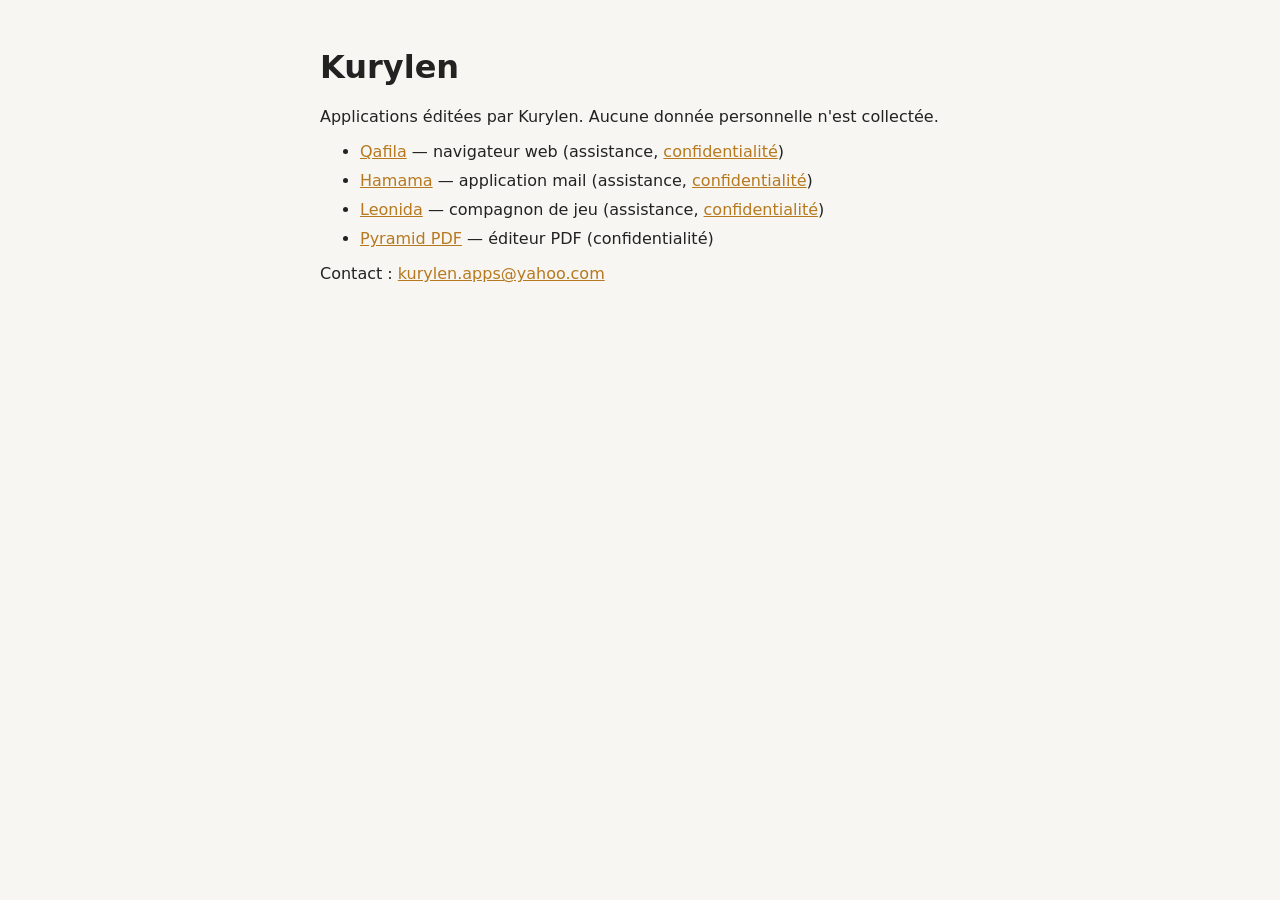
<file: index.html>
<!DOCTYPE html>
<html lang="fr"><head><meta charset="utf-8"><meta name="viewport" content="width=device-width,initial-scale=1">
<title>Kurylen — applications</title>
<style>body{font-family:system-ui,Segoe UI,Arial,sans-serif;max-width:640px;margin:48px auto;padding:0 20px;color:#222;background:#f7f6f2}h1{font-weight:600}a{color:#b7791f}li{margin:10px 0}</style></head>
<body><h1>Kurylen</h1><p>Applications éditées par Kurylen. Aucune donnée personnelle n'est collectée.</p>
<ul>
<li><a href="Qafila/">Qafila</a> — navigateur web (assistance, <a href="Qafila/confidentialite.html">confidentialité</a>)</li>
<li><a href="Hamama/">Hamama</a> — application mail (assistance, <a href="Hamama/confidentialite.html">confidentialité</a>)</li>
<li><a href="Leonida/">Leonida</a> — compagnon de jeu (assistance, <a href="Leonida/confidentialite.html">confidentialité</a>)</li>
<li><a href="Pyramid/confidentialite.html">Pyramid PDF</a> — éditeur PDF (confidentialité)</li>
</ul>
<p>Contact : <a href="mailto:kurylen.apps@yahoo.com">kurylen.apps@yahoo.com</a></p></body></html>
</file>
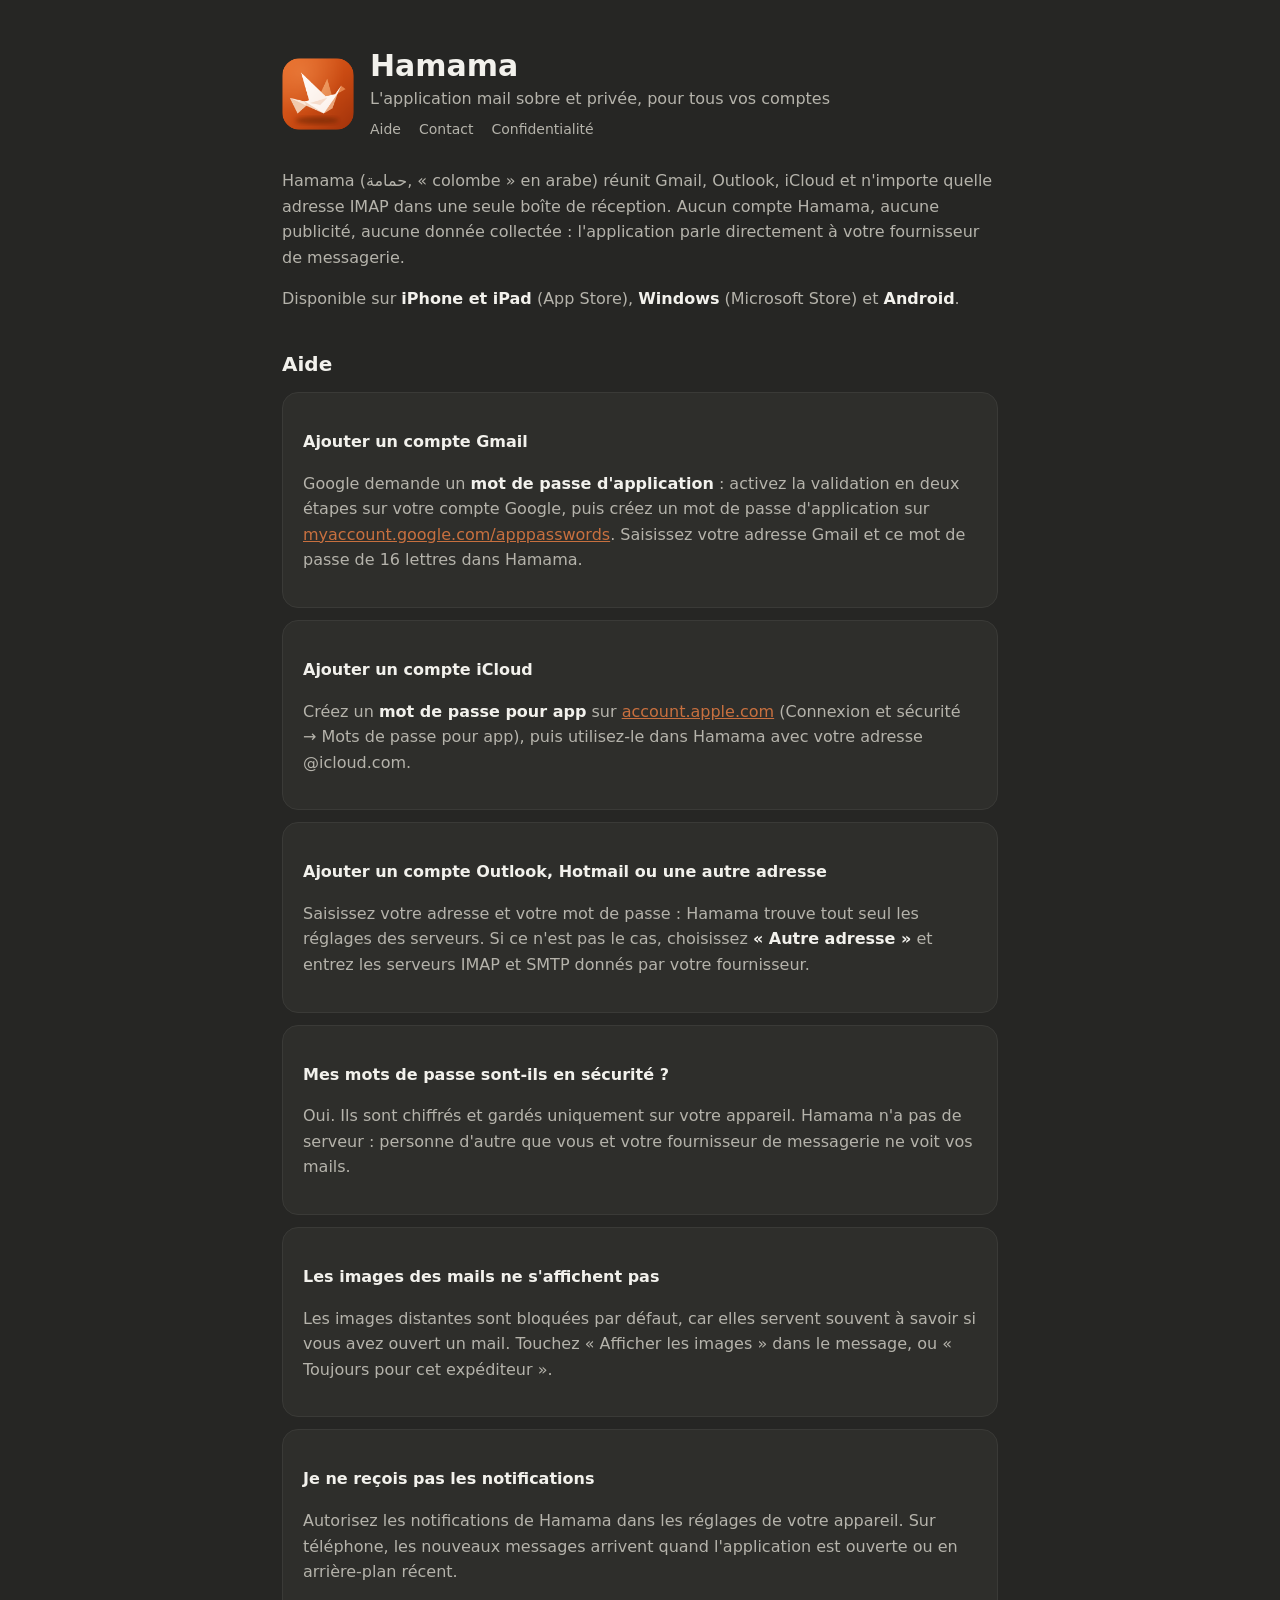
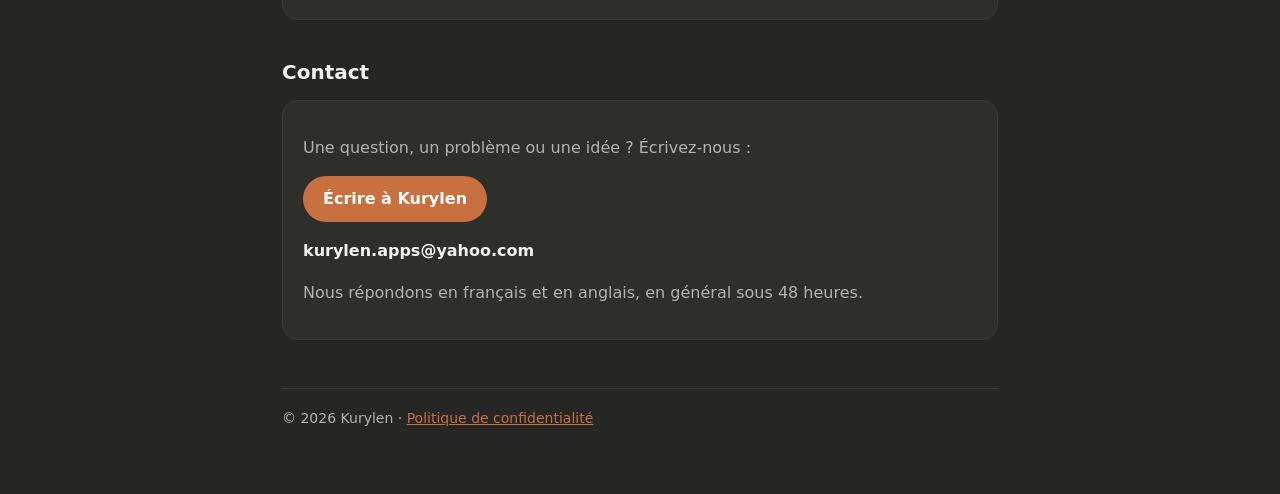
<file: Hamama/index.html>
<!DOCTYPE html>
<html lang="fr">
<head>
<meta charset="utf-8">
<meta name="viewport" content="width=device-width,initial-scale=1">
<title>Hamama — Assistance</title>
<meta name="description" content="Hamama, l'application mail sobre et privée pour tous vos comptes : assistance, questions fréquentes et contact.">
<link rel="icon" href="icon.png">
<link rel="stylesheet" href="style.css">
</head>
<body>
<div class="wrap">
  <header>
    <img src="icon.png" alt="">
    <div>
      <h1>Hamama</h1>
      <p class="sub">L'application mail sobre et privée, pour tous vos comptes</p>
      <nav><a href="#aide">Aide</a><a href="#contact">Contact</a><a href="confidentialite.html">Confidentialité</a></nav>
    </div>
  </header>

  <p>Hamama (حمامة, « colombe » en arabe) réunit Gmail, Outlook, iCloud et n'importe quelle adresse IMAP dans une seule boîte de réception. Aucun compte Hamama, aucune publicité, aucune donnée collectée : l'application parle directement à votre fournisseur de messagerie.</p>
  <p>Disponible sur <strong>iPhone et iPad</strong> (App Store), <strong>Windows</strong> (Microsoft Store) et <strong>Android</strong>.</p>

  <h2 id="aide">Aide</h2>

  <div class="card">
    <h3>Ajouter un compte Gmail</h3>
    <p>Google demande un <strong>mot de passe d'application</strong> : activez la validation en deux étapes sur votre compte Google, puis créez un mot de passe d'application sur <a href="https://myaccount.google.com/apppasswords">myaccount.google.com/apppasswords</a>. Saisissez votre adresse Gmail et ce mot de passe de 16 lettres dans Hamama.</p>
  </div>

  <div class="card">
    <h3>Ajouter un compte iCloud</h3>
    <p>Créez un <strong>mot de passe pour app</strong> sur <a href="https://account.apple.com">account.apple.com</a> (Connexion et sécurité → Mots de passe pour app), puis utilisez-le dans Hamama avec votre adresse @icloud.com.</p>
  </div>

  <div class="card">
    <h3>Ajouter un compte Outlook, Hotmail ou une autre adresse</h3>
    <p>Saisissez votre adresse et votre mot de passe : Hamama trouve tout seul les réglages des serveurs. Si ce n'est pas le cas, choisissez <strong>« Autre adresse »</strong> et entrez les serveurs IMAP et SMTP donnés par votre fournisseur.</p>
  </div>

  <div class="card">
    <h3>Mes mots de passe sont-ils en sécurité ?</h3>
    <p>Oui. Ils sont chiffrés et gardés uniquement sur votre appareil. Hamama n'a pas de serveur : personne d'autre que vous et votre fournisseur de messagerie ne voit vos mails.</p>
  </div>

  <div class="card">
    <h3>Les images des mails ne s'affichent pas</h3>
    <p>Les images distantes sont bloquées par défaut, car elles servent souvent à savoir si vous avez ouvert un mail. Touchez « Afficher les images » dans le message, ou « Toujours pour cet expéditeur ».</p>
  </div>

  <div class="card">
    <h3>Je ne reçois pas les notifications</h3>
    <p>Autorisez les notifications de Hamama dans les réglages de votre appareil. Sur téléphone, les nouveaux messages arrivent quand l'application est ouverte ou en arrière-plan récent.</p>
  </div>

  <h2 id="contact">Contact</h2>
  <div class="card">
    <p>Une question, un problème ou une idée ? Écrivez-nous :</p>
    <p><a class="btn" id="mail" href="mailto:kurylen.apps@yahoo.com?subject=Hamama">Écrire à Kurylen</a></p>
    <p><strong>kurylen.apps@yahoo.com</strong></p>
    <p>Nous répondons en français et en anglais, en général sous 48 heures.</p>
  </div>

  <footer>© 2026 Kurylen · <a href="confidentialite.html">Politique de confidentialité</a></footer>
</div>
</body>
</html>
</file>
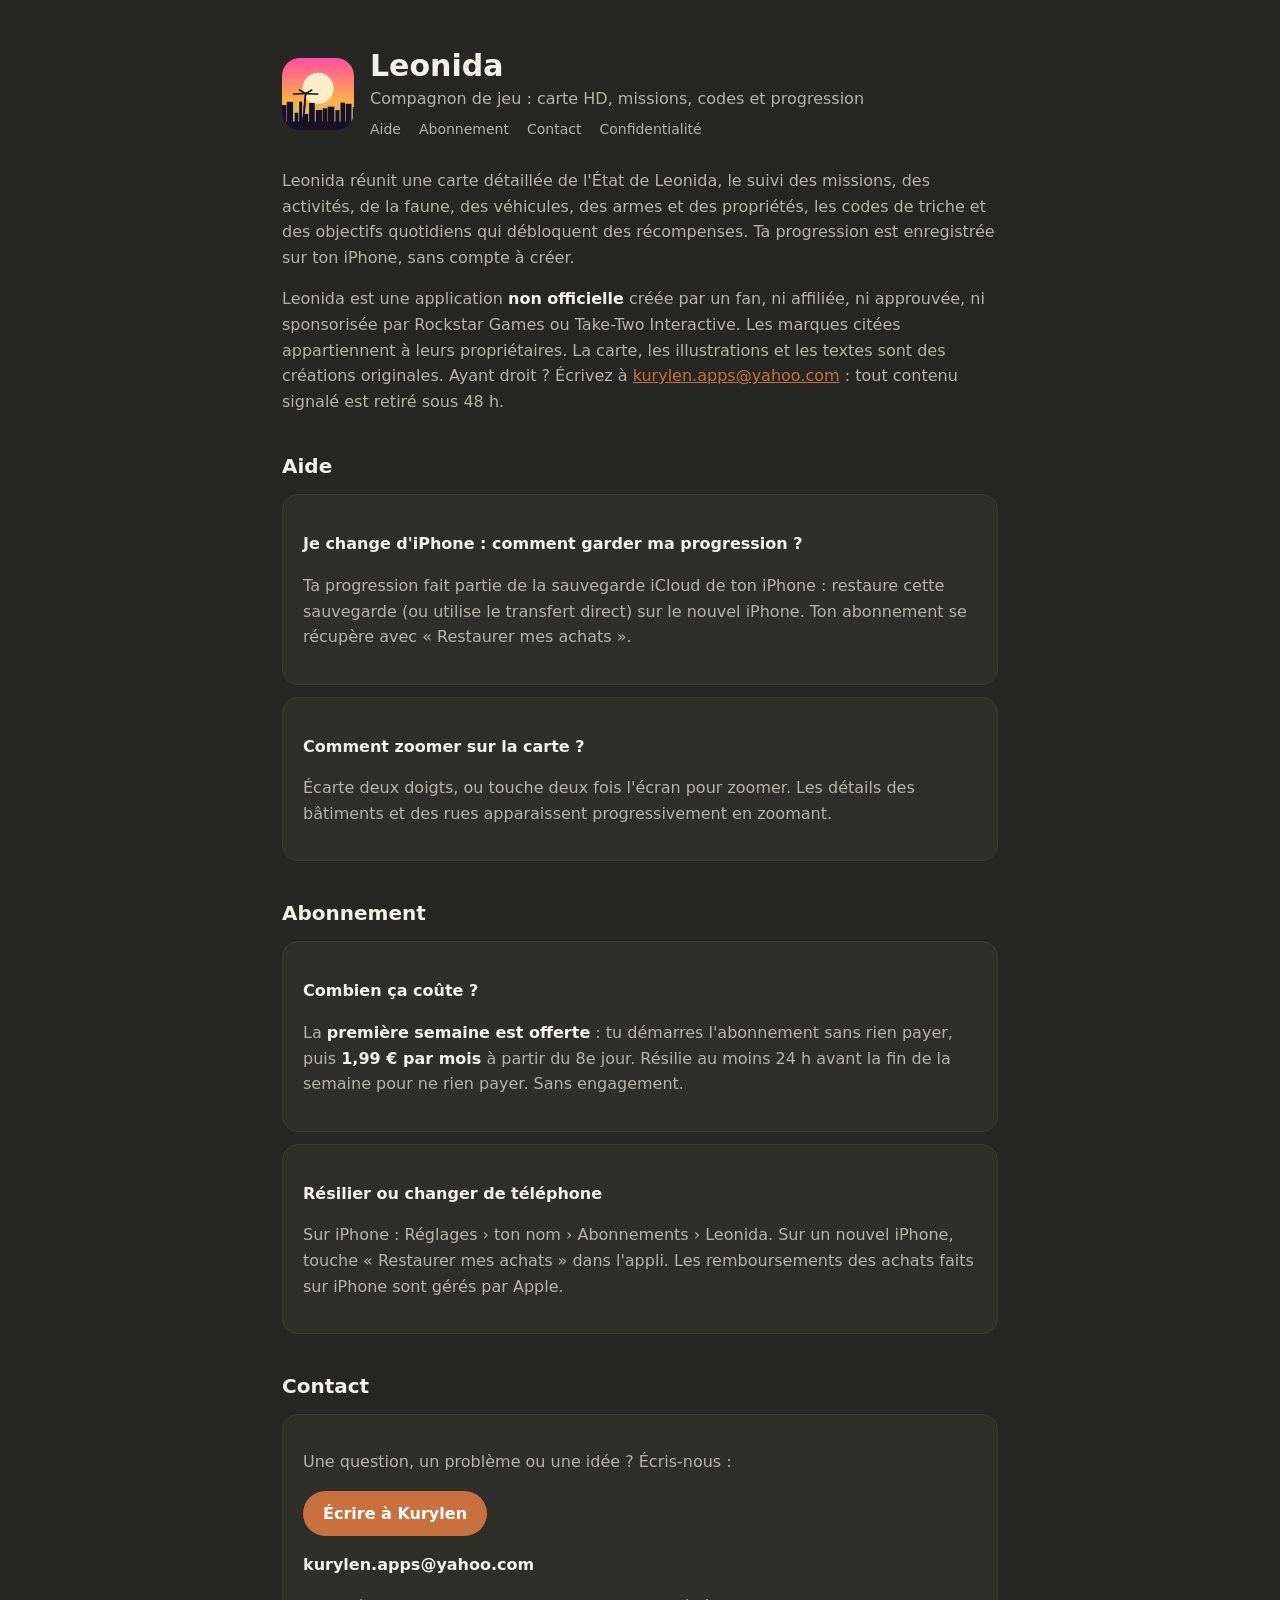
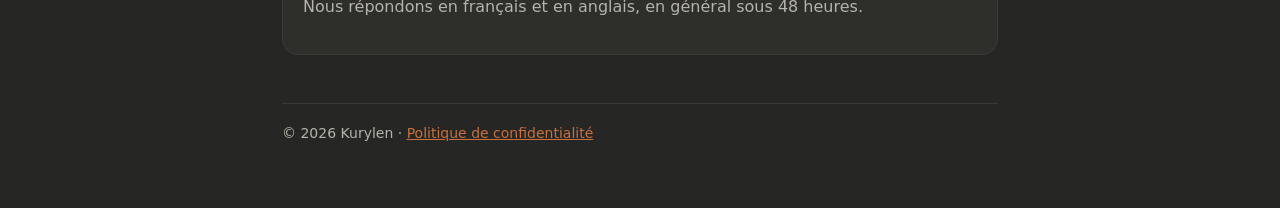
<file: Leonida/index.html>
<!DOCTYPE html>
<html lang="fr">
<head>
<meta charset="utf-8">
<meta name="viewport" content="width=device-width,initial-scale=1">
<title>Leonida — Assistance</title>
<meta name="description" content="Leonida, compagnon de jeu non officiel : carte HD, suivi des missions, codes et objectifs du jour. Assistance, questions fréquentes et contact.">
<link rel="icon" href="icon.png">
<link rel="stylesheet" href="style.css">
</head>
<body>
<div class="wrap">
  <header>
    <img src="icon.png" alt="">
    <div>
      <h1>Leonida</h1>
      <p class="sub">Compagnon de jeu : carte HD, missions, codes et progression</p>
      <nav><a href="#aide">Aide</a><a href="#abonnement">Abonnement</a><a href="#contact">Contact</a><a href="confidentialite.html">Confidentialité</a></nav>
    </div>
  </header>

  <p>Leonida réunit une carte détaillée de l'État de Leonida, le suivi des missions, des activités, de la faune, des véhicules, des armes et des propriétés, les codes de triche et des objectifs quotidiens qui débloquent des récompenses. Ta progression est enregistrée sur ton iPhone, sans compte à créer.</p>
  <p>Leonida est une application <strong>non officielle</strong> créée par un fan, ni affiliée, ni approuvée, ni sponsorisée par Rockstar Games ou Take-Two Interactive. Les marques citées appartiennent à leurs propriétaires. La carte, les illustrations et les textes sont des créations originales. Ayant droit ? Écrivez à <a href="mailto:kurylen.apps@yahoo.com">kurylen.apps@yahoo.com</a> : tout contenu signalé est retiré sous 48 h.</p>

  <h2 id="aide">Aide</h2>
  <div class="card">
    <h3>Je change d'iPhone : comment garder ma progression ?</h3>
    <p>Ta progression fait partie de la sauvegarde iCloud de ton iPhone : restaure cette sauvegarde (ou utilise le transfert direct) sur le nouvel iPhone. Ton abonnement se récupère avec « Restaurer mes achats ».</p>
  </div>
  <div class="card">
    <h3>Comment zoomer sur la carte ?</h3>
    <p>Écarte deux doigts, ou touche deux fois l'écran pour zoomer. Les détails des bâtiments et des rues apparaissent progressivement en zoomant.</p>
  </div>

  <h2 id="abonnement">Abonnement</h2>
  <div class="card">
    <h3>Combien ça coûte ?</h3>
    <p>La <strong>première semaine est offerte</strong> : tu démarres l'abonnement sans rien payer, puis <strong>1,99 € par mois</strong> à partir du 8e jour. Résilie au moins 24 h avant la fin de la semaine pour ne rien payer. Sans engagement.</p>
  </div>
  <div class="card">
    <h3>Résilier ou changer de téléphone</h3>
    <p>Sur iPhone : Réglages › ton nom › Abonnements › Leonida. Sur un nouvel iPhone, touche « Restaurer mes achats » dans l'appli. Les remboursements des achats faits sur iPhone sont gérés par Apple.</p>
  </div>

  <h2 id="contact">Contact</h2>
  <div class="card">
    <p>Une question, un problème ou une idée ? Écris-nous :</p>
    <p><a class="btn" href="mailto:kurylen.apps@yahoo.com?subject=Leonida">Écrire à Kurylen</a></p>
    <p><strong>kurylen.apps@yahoo.com</strong></p>
    <p>Nous répondons en français et en anglais, en général sous 48 heures.</p>
  </div>

  <footer>© 2026 Kurylen · <a href="confidentialite.html">Politique de confidentialité</a></footer>
</div>
</body>
</html>
</file>
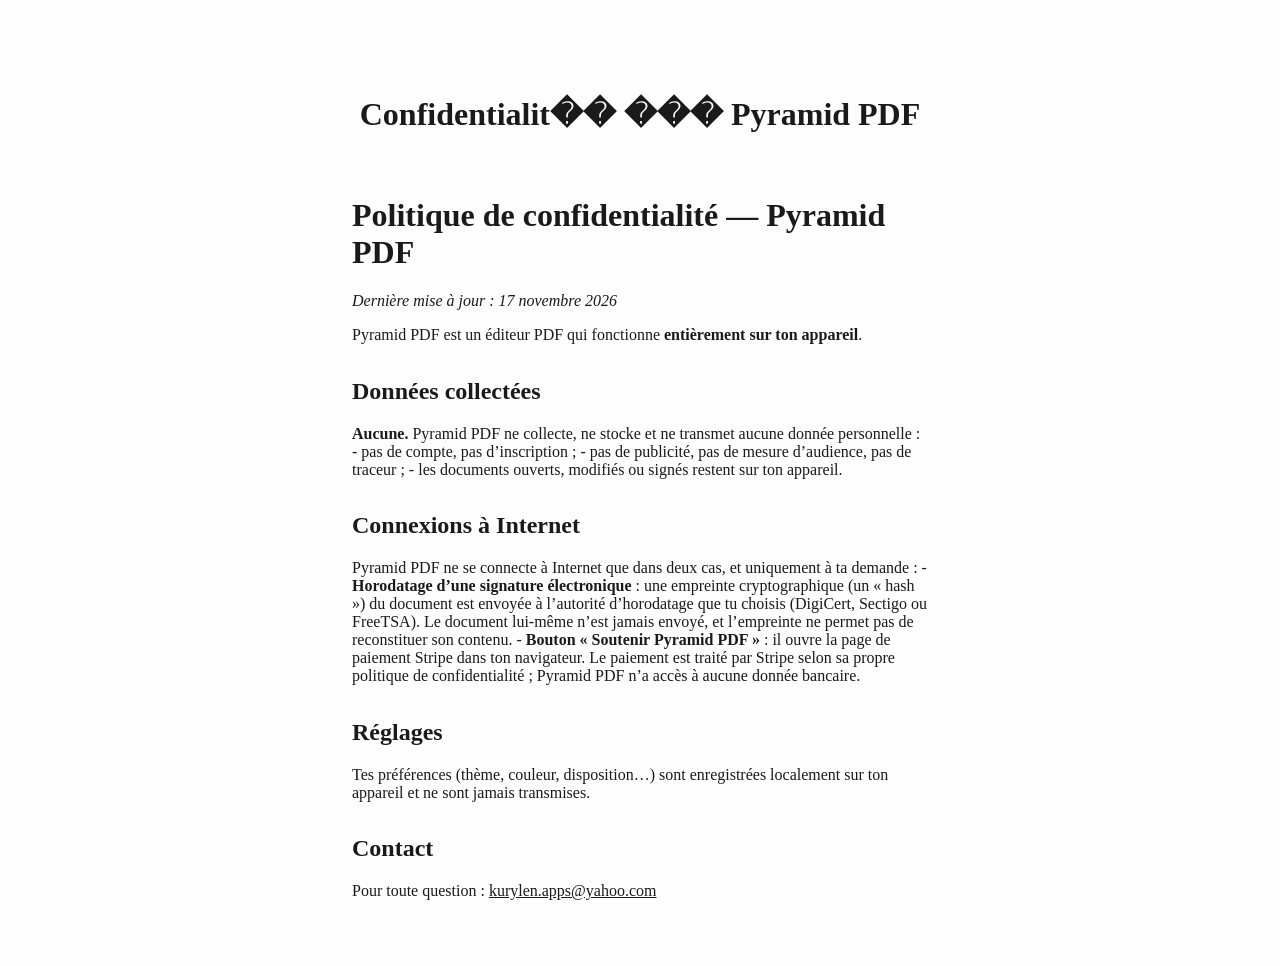
<file: Pyramid/index.html>
<!DOCTYPE html><html lang="fr"><head><meta charset="utf-8"><meta http-equiv="refresh" content="0; url=confidentialite.html"><title>Pyramid PDF</title></head><body><a href="confidentialite.html">Politique de confidentialité de Pyramid PDF</a></body></html>
</file>
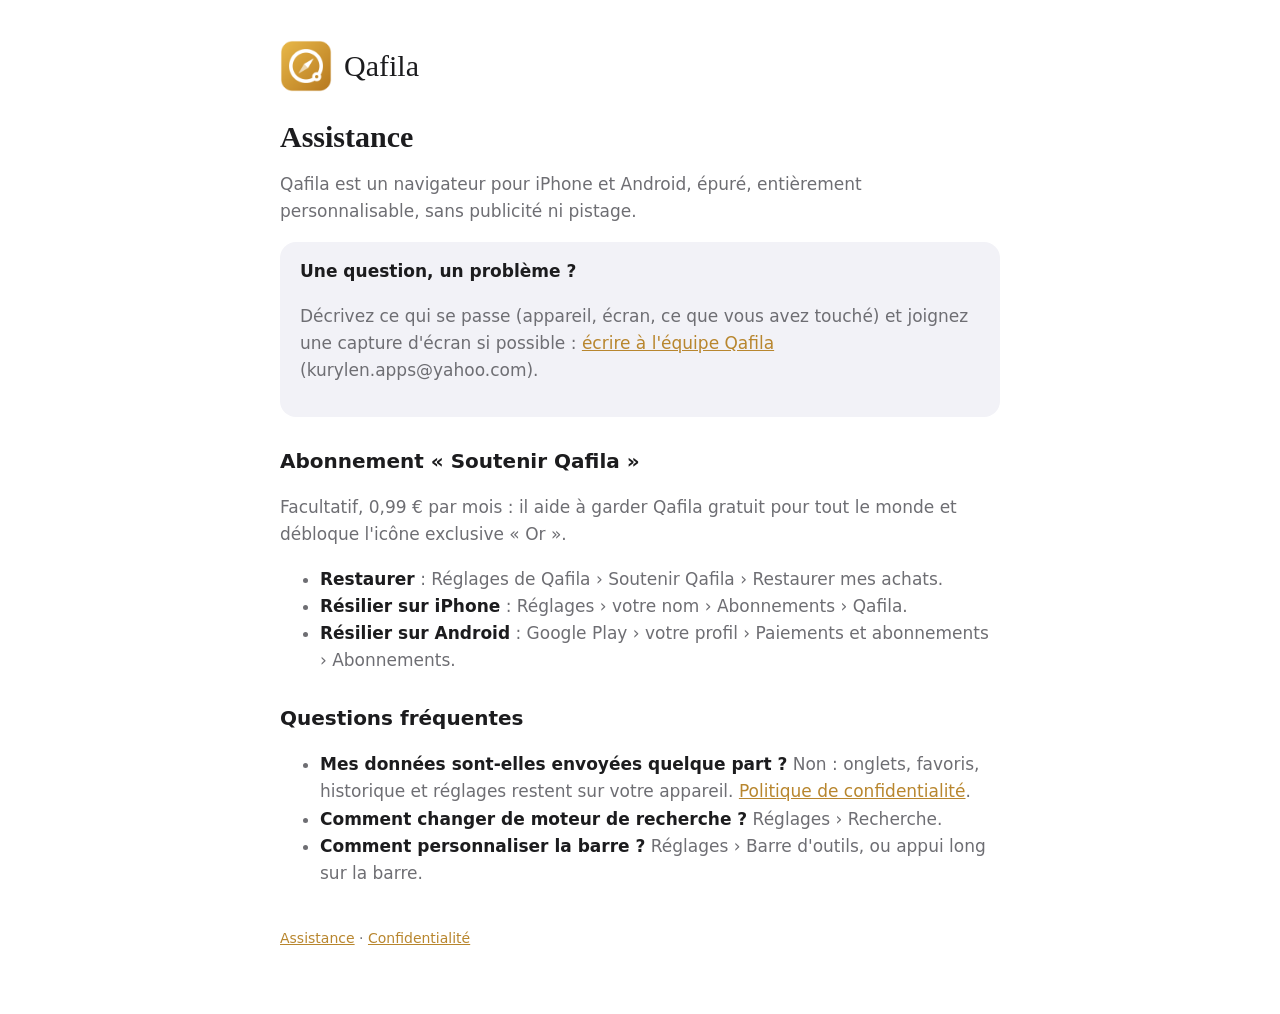
<file: Qafila/index.html>
<!doctype html>
<html lang="fr"><head><meta charset="utf-8"><meta name="viewport" content="width=device-width, initial-scale=1">
<title>Qafila — Assistance</title><meta name="referrer" content="no-referrer"><link rel="icon" href="icon.png"><style>
:root{color-scheme:light dark;--bg:#fff;--fg:#1c1c1e;--muted:#6e6e73;--card:#f2f2f7;--accent:#b8862e}
@media(prefers-color-scheme:dark){:root{--bg:#000;--fg:#f2f2f7;--muted:#98989d;--card:#1c1c1e}}
body{margin:0;background:var(--bg);color:var(--fg);font:17px/1.6 -apple-system,system-ui,"Segoe UI",Roboto,sans-serif}
main{max-width:720px;margin:0 auto;padding:40px 16px 64px}
.brand{display:flex;align-items:center;gap:12px;text-decoration:none;color:inherit}
.brand img{width:52px;height:52px;border-radius:12px}
.brand b{font:500 30px "New York",Georgia,serif}
h1{font:600 30px "New York",Georgia,serif;margin:28px 0 6px}h2{font-size:20px;margin:28px 0 8px}
p,li{color:var(--muted)}strong{color:var(--fg)}a{color:var(--accent)}
.card{background:var(--card);border-radius:16px;padding:16px 20px;margin:12px 0}
.date{font-size:14px}footer{margin-top:40px;font-size:14px;color:var(--muted)}
</style></head><body><main>
<a class="brand" href="./"><img src="icon.png" alt=""><b>Qafila</b></a>
<h1>Assistance</h1>
<p>Qafila est un navigateur pour iPhone et Android, épuré, entièrement personnalisable, sans publicité ni pistage.</p>
<div class="card"><strong>Une question, un problème ?</strong><p>Décrivez ce qui se passe (appareil, écran, ce que vous avez touché) et joignez une capture d'écran si possible :
<a href="mailto:kurylen.apps@yahoo.com?subject=Qafila">écrire à l'équipe Qafila</a> (kurylen.apps@yahoo.com).</p></div>
<h2>Abonnement « Soutenir Qafila »</h2>
<p>Facultatif, 0,99 € par mois : il aide à garder Qafila gratuit pour tout le monde et débloque l'icône exclusive « Or ».</p>
<ul>
<li><strong>Restaurer</strong> : Réglages de Qafila › Soutenir Qafila › Restaurer mes achats.</li>
<li><strong>Résilier sur iPhone</strong> : Réglages › votre nom › Abonnements › Qafila.</li>
<li><strong>Résilier sur Android</strong> : Google Play › votre profil › Paiements et abonnements › Abonnements.</li>
</ul>
<h2>Questions fréquentes</h2>
<ul>
<li><strong>Mes données sont-elles envoyées quelque part ?</strong> Non : onglets, favoris, historique et réglages restent sur votre appareil. <a href="confidentialite.html">Politique de confidentialité</a>.</li>
<li><strong>Comment changer de moteur de recherche ?</strong> Réglages › Recherche.</li>
<li><strong>Comment personnaliser la barre ?</strong> Réglages › Barre d'outils, ou appui long sur la barre.</li>
</ul>
<footer><a href="./">Assistance</a> · <a href="confidentialite.html">Confidentialité</a></footer></main></body></html>
</file>
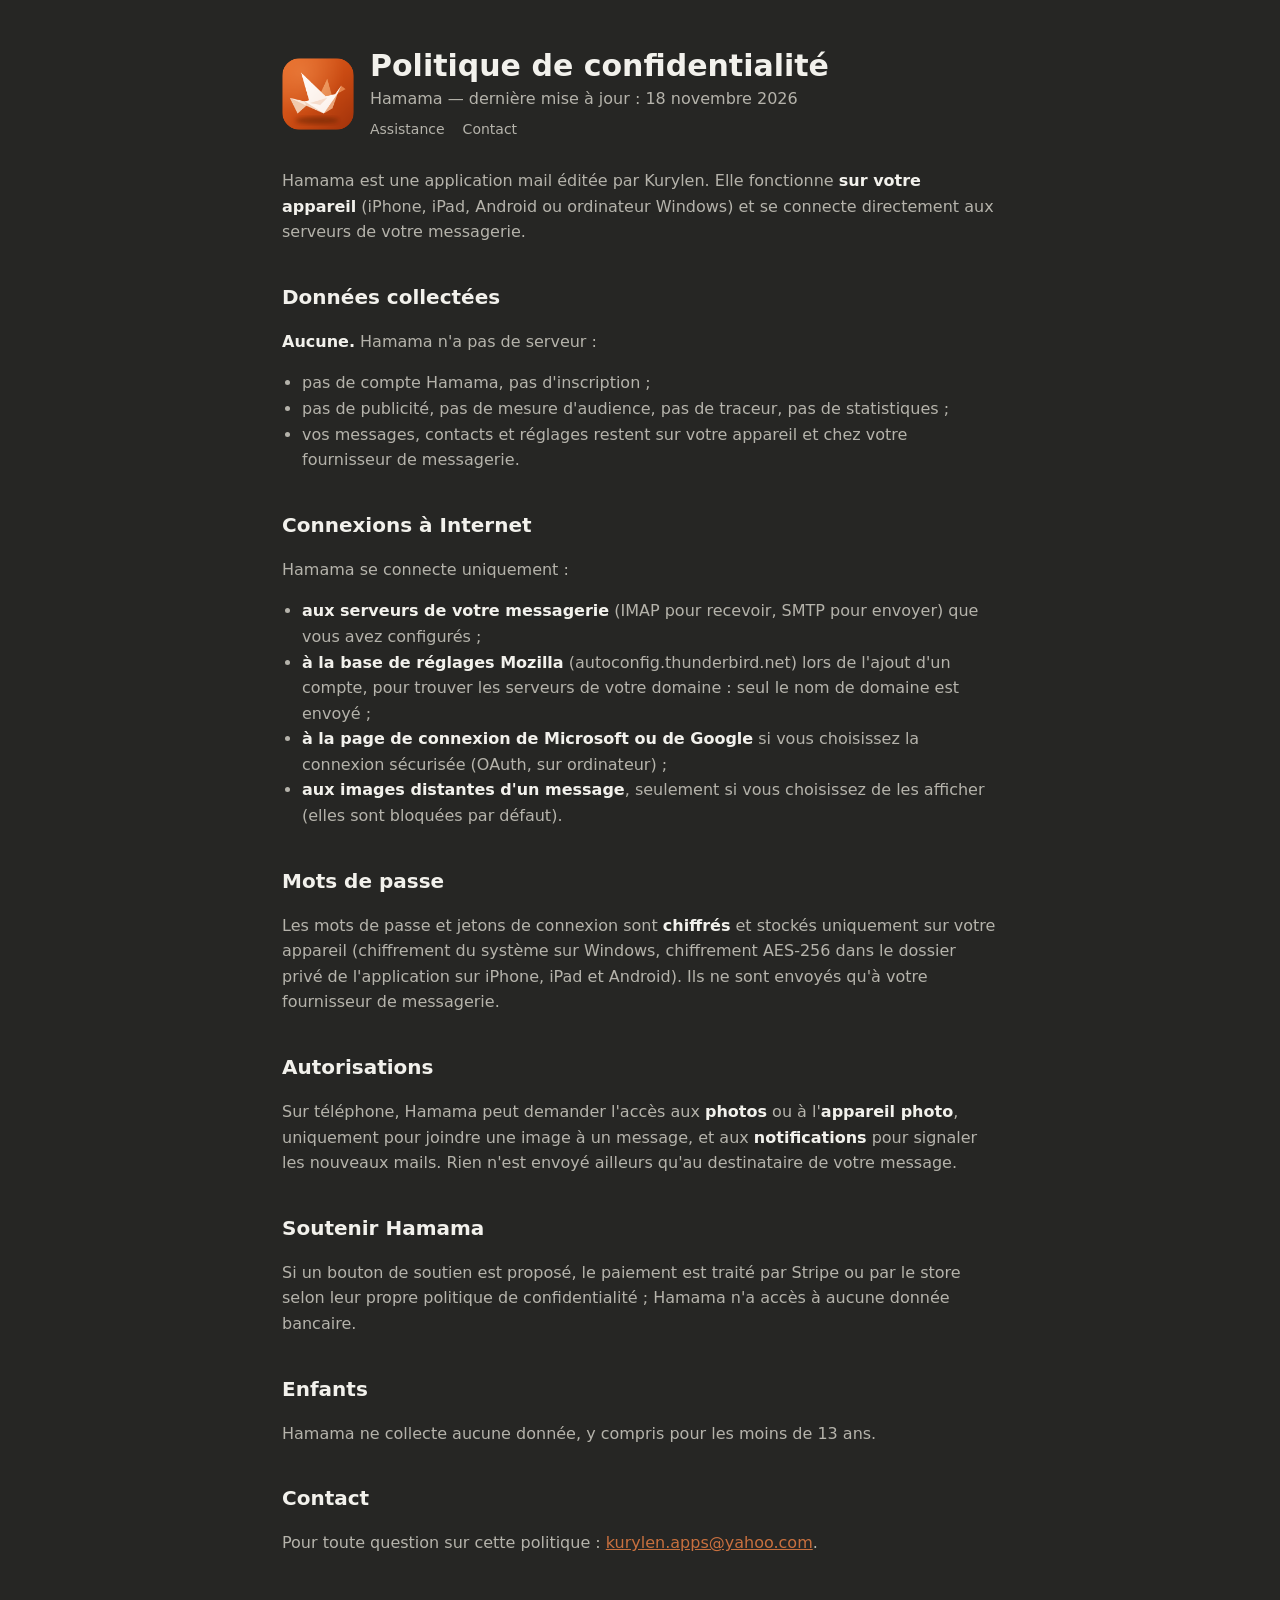
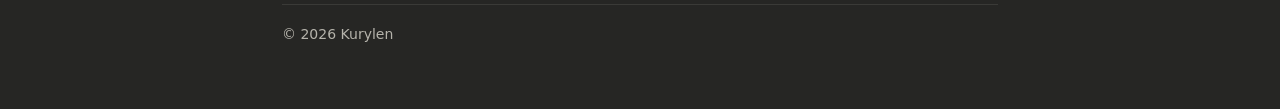
<file: Hamama/confidentialite.html>
<!DOCTYPE html>
<html lang="fr">
<head>
<meta charset="utf-8">
<meta name="viewport" content="width=device-width,initial-scale=1">
<title>Hamama — Politique de confidentialité</title>
<link rel="icon" href="icon.png">
<link rel="stylesheet" href="style.css">
</head>
<body>
<div class="wrap">
  <header>
    <img src="icon.png" alt="">
    <div>
      <h1>Politique de confidentialité</h1>
      <p class="sub">Hamama — dernière mise à jour : 18 novembre 2026</p>
      <nav><a href="./">Assistance</a><a href="./#contact">Contact</a></nav>
    </div>
  </header>

  <p>Hamama est une application mail éditée par Kurylen. Elle fonctionne <strong>sur votre appareil</strong> (iPhone, iPad, Android ou ordinateur Windows) et se connecte directement aux serveurs de votre messagerie.</p>

  <h2>Données collectées</h2>
  <p><strong>Aucune.</strong> Hamama n'a pas de serveur :</p>
  <ul>
    <li>pas de compte Hamama, pas d'inscription ;</li>
    <li>pas de publicité, pas de mesure d'audience, pas de traceur, pas de statistiques ;</li>
    <li>vos messages, contacts et réglages restent sur votre appareil et chez votre fournisseur de messagerie.</li>
  </ul>

  <h2>Connexions à Internet</h2>
  <p>Hamama se connecte uniquement :</p>
  <ul>
    <li><strong>aux serveurs de votre messagerie</strong> (IMAP pour recevoir, SMTP pour envoyer) que vous avez configurés ;</li>
    <li><strong>à la base de réglages Mozilla</strong> (autoconfig.thunderbird.net) lors de l'ajout d'un compte, pour trouver les serveurs de votre domaine : seul le nom de domaine est envoyé ;</li>
    <li><strong>à la page de connexion de Microsoft ou de Google</strong> si vous choisissez la connexion sécurisée (OAuth, sur ordinateur) ;</li>
    <li><strong>aux images distantes d'un message</strong>, seulement si vous choisissez de les afficher (elles sont bloquées par défaut).</li>
  </ul>

  <h2>Mots de passe</h2>
  <p>Les mots de passe et jetons de connexion sont <strong>chiffrés</strong> et stockés uniquement sur votre appareil (chiffrement du système sur Windows, chiffrement AES-256 dans le dossier privé de l'application sur iPhone, iPad et Android). Ils ne sont envoyés qu'à votre fournisseur de messagerie.</p>

  <h2>Autorisations</h2>
  <p>Sur téléphone, Hamama peut demander l'accès aux <strong>photos</strong> ou à l'<strong>appareil photo</strong>, uniquement pour joindre une image à un message, et aux <strong>notifications</strong> pour signaler les nouveaux mails. Rien n'est envoyé ailleurs qu'au destinataire de votre message.</p>

  <h2>Soutenir Hamama</h2>
  <p>Si un bouton de soutien est proposé, le paiement est traité par Stripe ou par le store selon leur propre politique de confidentialité ; Hamama n'a accès à aucune donnée bancaire.</p>

  <h2>Enfants</h2>
  <p>Hamama ne collecte aucune donnée, y compris pour les moins de 13 ans.</p>

  <h2>Contact</h2>
  <p>Pour toute question sur cette politique : <a href="mailto:kurylen.apps@yahoo.com">kurylen.apps@yahoo.com</a>.</p>

  <footer>© 2026 Kurylen</footer>
</div>
</body>
</html>
</file>
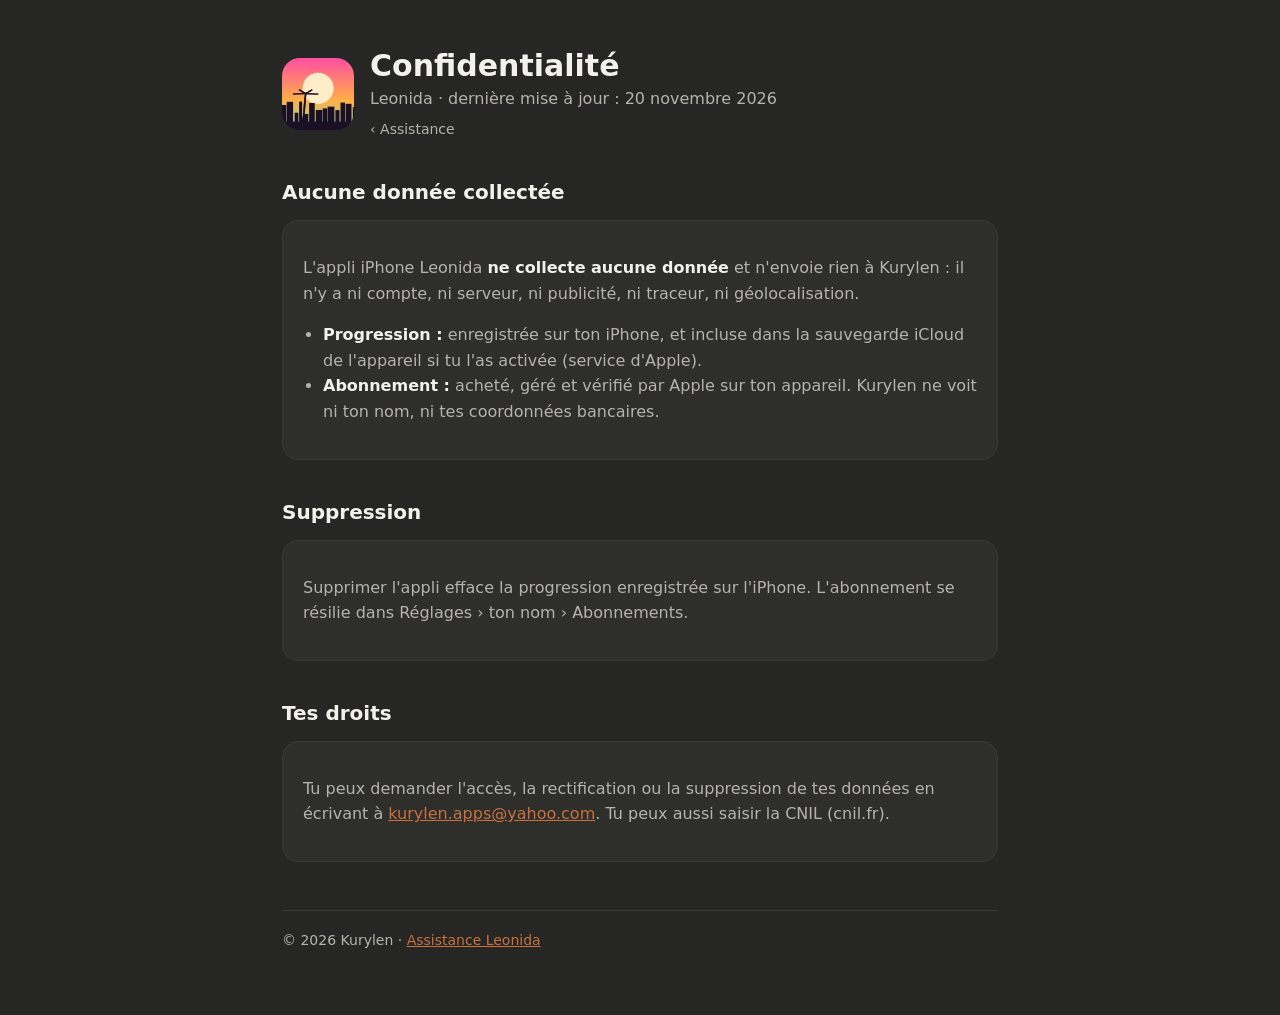
<file: Leonida/confidentialite.html>
<!DOCTYPE html>
<html lang="fr">
<head>
<meta charset="utf-8">
<meta name="viewport" content="width=device-width,initial-scale=1">
<title>Leonida — Politique de confidentialité</title>
<link rel="icon" href="icon.png">
<link rel="stylesheet" href="style.css">
</head>
<body>
<div class="wrap">
  <header>
    <img src="icon.png" alt="">
    <div>
      <h1>Confidentialité</h1>
      <p class="sub">Leonida · dernière mise à jour : 20 novembre 2026</p>
      <nav><a href="./">‹ Assistance</a></nav>
    </div>
  </header>

  <h2>Aucune donnée collectée</h2>
  <div class="card">
    <p>L'appli iPhone Leonida <strong>ne collecte aucune donnée</strong> et n'envoie rien à Kurylen : il n'y a ni compte, ni serveur, ni publicité, ni traceur, ni géolocalisation.</p>
    <ul>
      <li><strong>Progression :</strong> enregistrée sur ton iPhone, et incluse dans la sauvegarde iCloud de l'appareil si tu l'as activée (service d'Apple).</li>
      <li><strong>Abonnement :</strong> acheté, géré et vérifié par Apple sur ton appareil. Kurylen ne voit ni ton nom, ni tes coordonnées bancaires.</li>
    </ul>
  </div>

  <h2>Suppression</h2>
  <div class="card"><p>Supprimer l'appli efface la progression enregistrée sur l'iPhone. L'abonnement se résilie dans Réglages › ton nom › Abonnements.</p></div>

  <h2>Tes droits</h2>
  <div class="card"><p>Tu peux demander l'accès, la rectification ou la suppression de tes données en écrivant à <a href="mailto:kurylen.apps@yahoo.com?subject=Leonida%20-%20donn%C3%A9es">kurylen.apps@yahoo.com</a>. Tu peux aussi saisir la CNIL (cnil.fr).</p></div>

  <footer>© 2026 Kurylen · <a href="./">Assistance Leonida</a></footer>
</div>
</body>
</html>
</file>
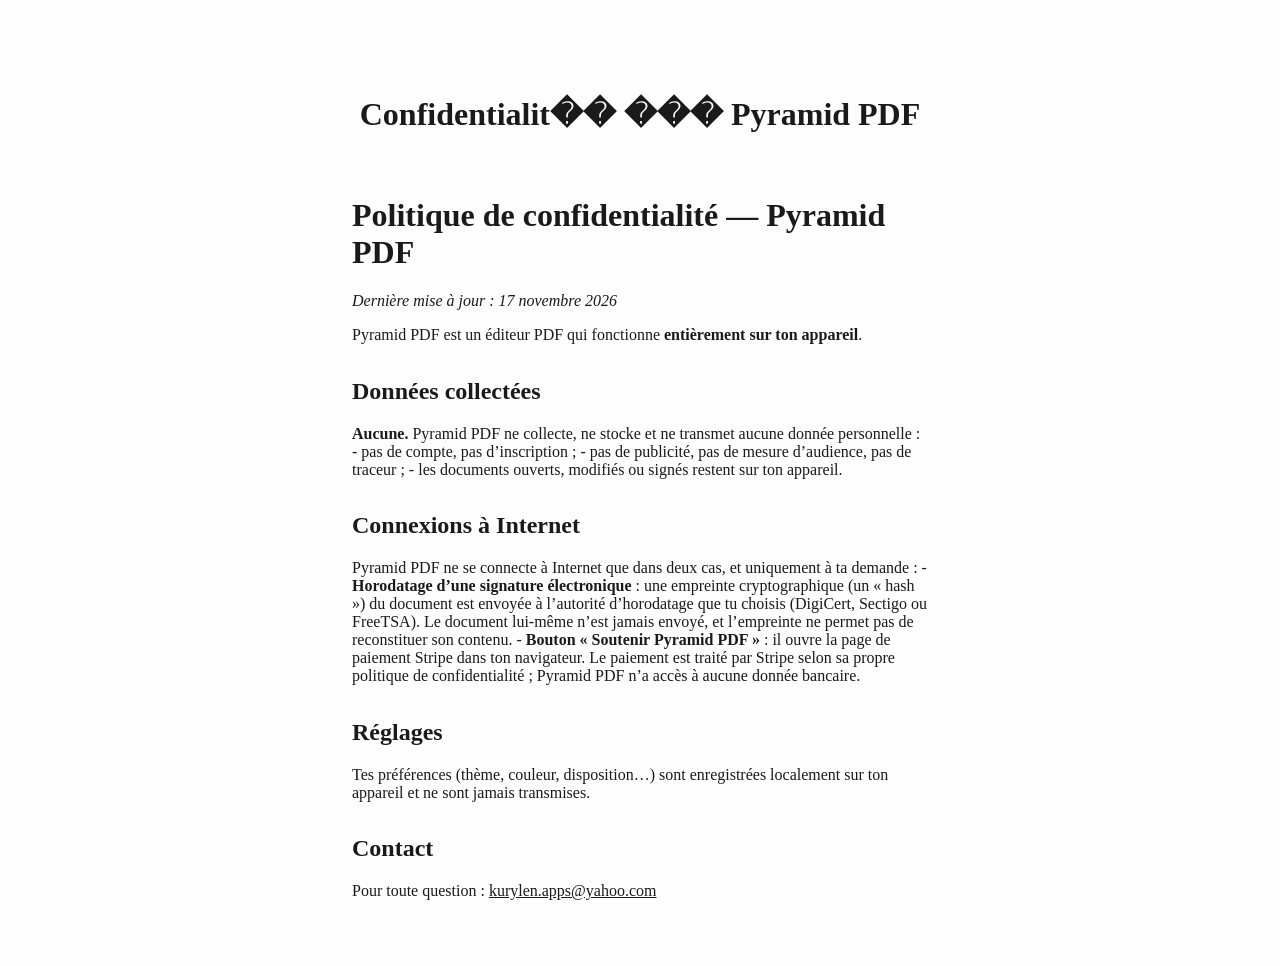
<file: Pyramid/confidentialite.html>
<!DOCTYPE html>
<html xmlns="http://www.w3.org/1999/xhtml" lang="" xml:lang="">
<head>
  <meta charset="utf-8" />
  <meta name="generator" content="pandoc" />
  <meta name="viewport" content="width=device-width, initial-scale=1.0, user-scalable=yes" />
  <title>Confidentialité — Pyramid PDF</title>
  <style>
    html {
      color: #1a1a1a;
      background-color: #fdfdfd;
    }
    body {
      margin: 0 auto;
      max-width: 36em;
      padding-left: 50px;
      padding-right: 50px;
      padding-top: 50px;
      padding-bottom: 50px;
      hyphens: auto;
      overflow-wrap: break-word;
      text-rendering: optimizeLegibility;
      font-kerning: normal;
    }
    @media (max-width: 600px) {
      body {
        font-size: 0.9em;
        padding: 12px;
      }
      h1 {
        font-size: 1.8em;
      }
    }
    @media print {
      html {
        background-color: white;
      }
      body {
        background-color: transparent;
        color: black;
        font-size: 12pt;
      }
      p, h2, h3 {
        orphans: 3;
        widows: 3;
      }
      h2, h3, h4 {
        page-break-after: avoid;
      }
    }
    p {
      margin: 1em 0;
    }
    a {
      color: #1a1a1a;
    }
    a:visited {
      color: #1a1a1a;
    }
    img {
      max-width: 100%;
    }
    h1, h2, h3, h4, h5, h6 {
      margin-top: 1.4em;
    }
    h5, h6 {
      font-size: 1em;
      font-style: italic;
    }
    h6 {
      font-weight: normal;
    }
    ol, ul {
      padding-left: 1.7em;
      margin-top: 1em;
    }
    li > ol, li > ul {
      margin-top: 0;
    }
    blockquote {
      margin: 1em 0 1em 1.7em;
      padding-left: 1em;
      border-left: 2px solid #e6e6e6;
      color: #606060;
    }
    code {
      font-family: Menlo, Monaco, Consolas, 'Lucida Console', monospace;
      font-size: 85%;
      margin: 0;
      hyphens: manual;
    }
    pre {
      margin: 1em 0;
      overflow: auto;
    }
    pre code {
      padding: 0;
      overflow: visible;
      overflow-wrap: normal;
    }
    .sourceCode {
     background-color: transparent;
     overflow: visible;
    }
    hr {
      background-color: #1a1a1a;
      border: none;
      height: 1px;
      margin: 1em 0;
    }
    table {
      margin: 1em 0;
      border-collapse: collapse;
      width: 100%;
      overflow-x: auto;
      display: block;
      font-variant-numeric: lining-nums tabular-nums;
    }
    table caption {
      margin-bottom: 0.75em;
    }
    tbody {
      margin-top: 0.5em;
      border-top: 1px solid #1a1a1a;
      border-bottom: 1px solid #1a1a1a;
    }
    th {
      border-top: 1px solid #1a1a1a;
      padding: 0.25em 0.5em 0.25em 0.5em;
    }
    td {
      padding: 0.125em 0.5em 0.25em 0.5em;
    }
    header {
      margin-bottom: 4em;
      text-align: center;
    }
    #TOC li {
      list-style: none;
    }
    #TOC ul {
      padding-left: 1.3em;
    }
    #TOC > ul {
      padding-left: 0;
    }
    #TOC a:not(:hover) {
      text-decoration: none;
    }
    code{white-space: pre-wrap;}
    span.smallcaps{font-variant: small-caps;}
    div.columns{display: flex; gap: min(4vw, 1.5em);}
    div.column{flex: auto; overflow-x: auto;}
    div.hanging-indent{margin-left: 1.5em; text-indent: -1.5em;}
    /* The extra [class] is a hack that increases specificity enough to
       override a similar rule in reveal.js */
    ul.task-list[class]{list-style: none;}
    ul.task-list li input[type="checkbox"] {
      font-size: inherit;
      width: 0.8em;
      margin: 0 0.8em 0.2em -1.6em;
      vertical-align: middle;
    }
    .display.math{display: block; text-align: center; margin: 0.5rem auto;}
  </style>
</head>
<body>
<header id="title-block-header">
<h1 class="title">Confidentialit�� ��� Pyramid PDF</h1>
</header>
<h1 id="politique-de-confidentialité-pyramid-pdf">Politique de
confidentialité — Pyramid PDF</h1>
<p><em>Dernière mise à jour : 17 novembre 2026</em></p>
<p>Pyramid PDF est un éditeur PDF qui fonctionne <strong>entièrement sur
ton appareil</strong>.</p>
<h2 id="données-collectées">Données collectées</h2>
<p><strong>Aucune.</strong> Pyramid PDF ne collecte, ne stocke et ne
transmet aucune donnée personnelle : - pas de compte, pas d’inscription
; - pas de publicité, pas de mesure d’audience, pas de traceur ; - les
documents ouverts, modifiés ou signés restent sur ton appareil.</p>
<h2 id="connexions-à-internet">Connexions à Internet</h2>
<p>Pyramid PDF ne se connecte à Internet que dans deux cas, et
uniquement à ta demande : - <strong>Horodatage d’une signature
électronique</strong> : une empreinte cryptographique (un « hash ») du
document est envoyée à l’autorité d’horodatage que tu choisis (DigiCert,
Sectigo ou FreeTSA). Le document lui-même n’est jamais envoyé, et
l’empreinte ne permet pas de reconstituer son contenu. - <strong>Bouton
« Soutenir Pyramid PDF »</strong> : il ouvre la page de paiement Stripe
dans ton navigateur. Le paiement est traité par Stripe selon sa propre
politique de confidentialité ; Pyramid PDF n’a accès à aucune donnée
bancaire.</p>
<h2 id="réglages">Réglages</h2>
<p>Tes préférences (thème, couleur, disposition…) sont enregistrées
localement sur ton appareil et ne sont jamais transmises.</p>
<h2 id="contact">Contact</h2>
<p>Pour toute question : <a
href="mailto:kurylen.apps@yahoo.com?subject=Pyramid%20PDF">kurylen.apps@yahoo.com</a></p>
</body>
</html>
</file>
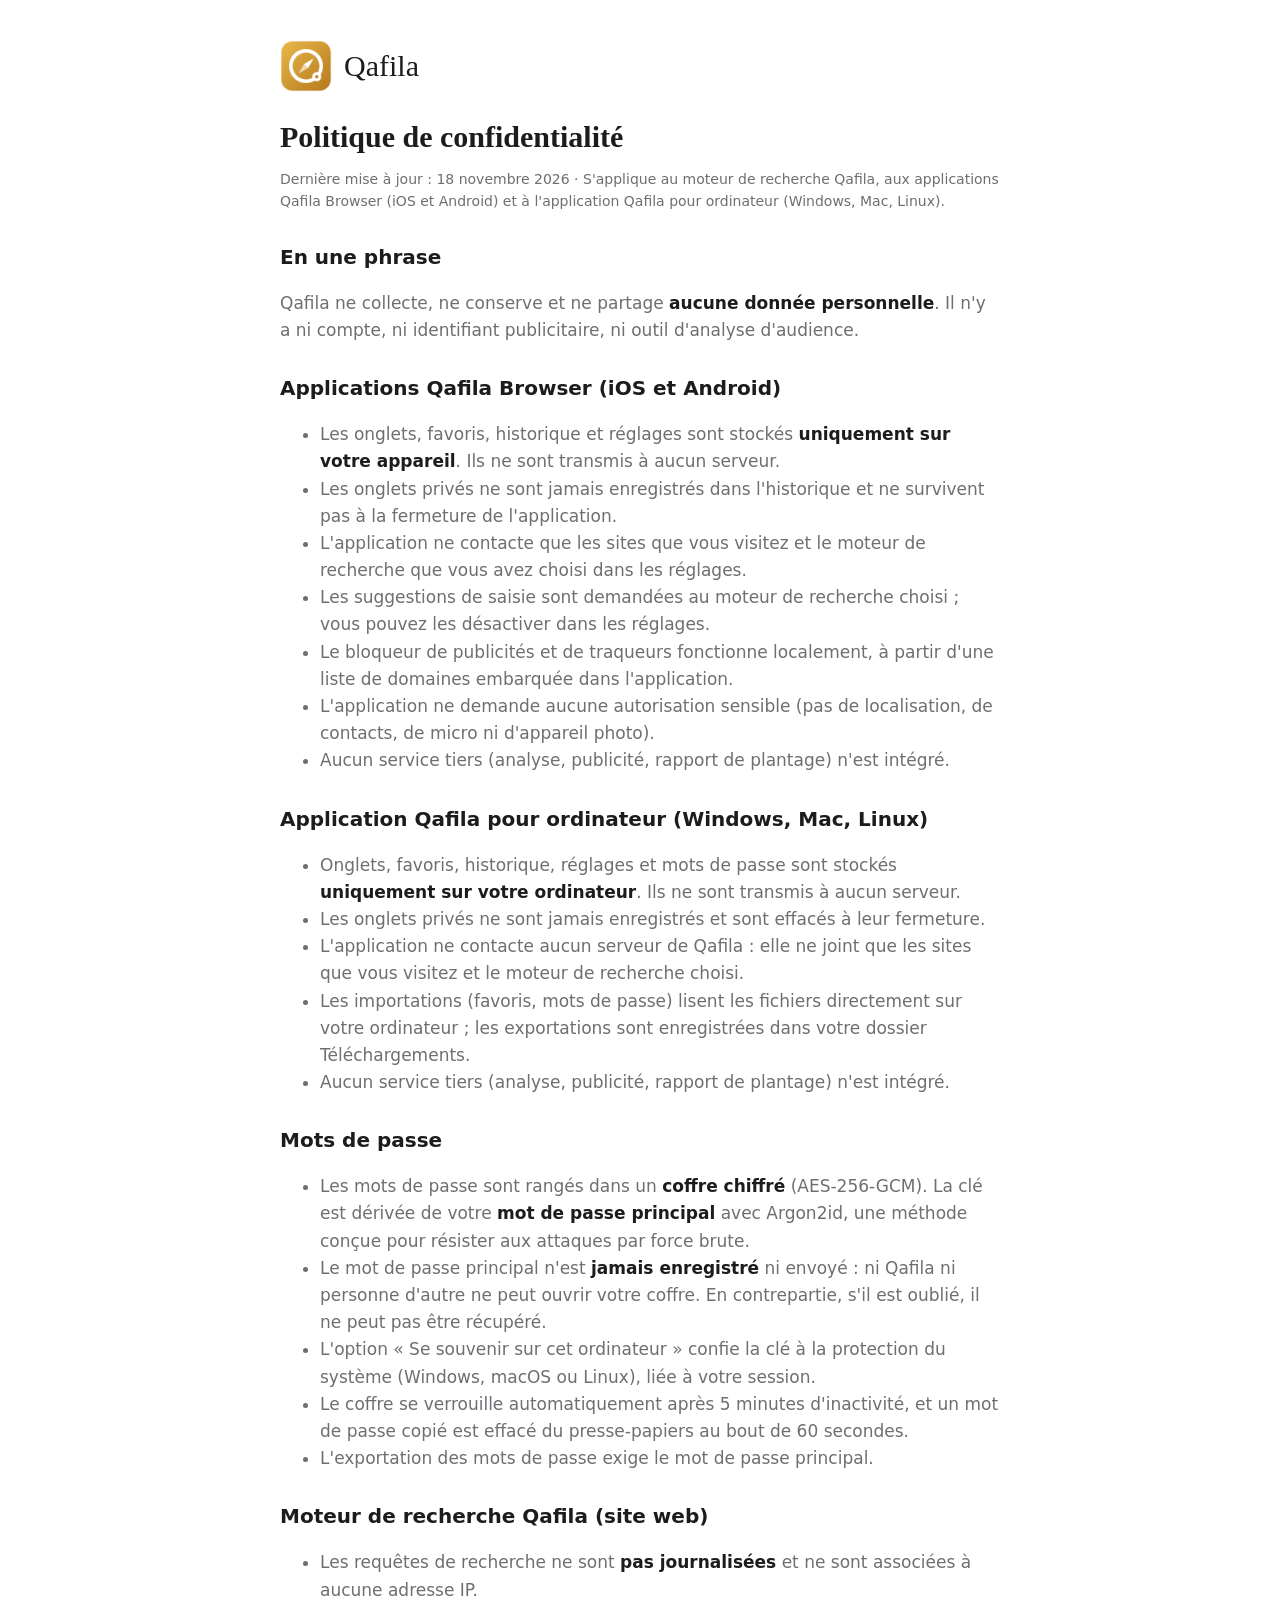
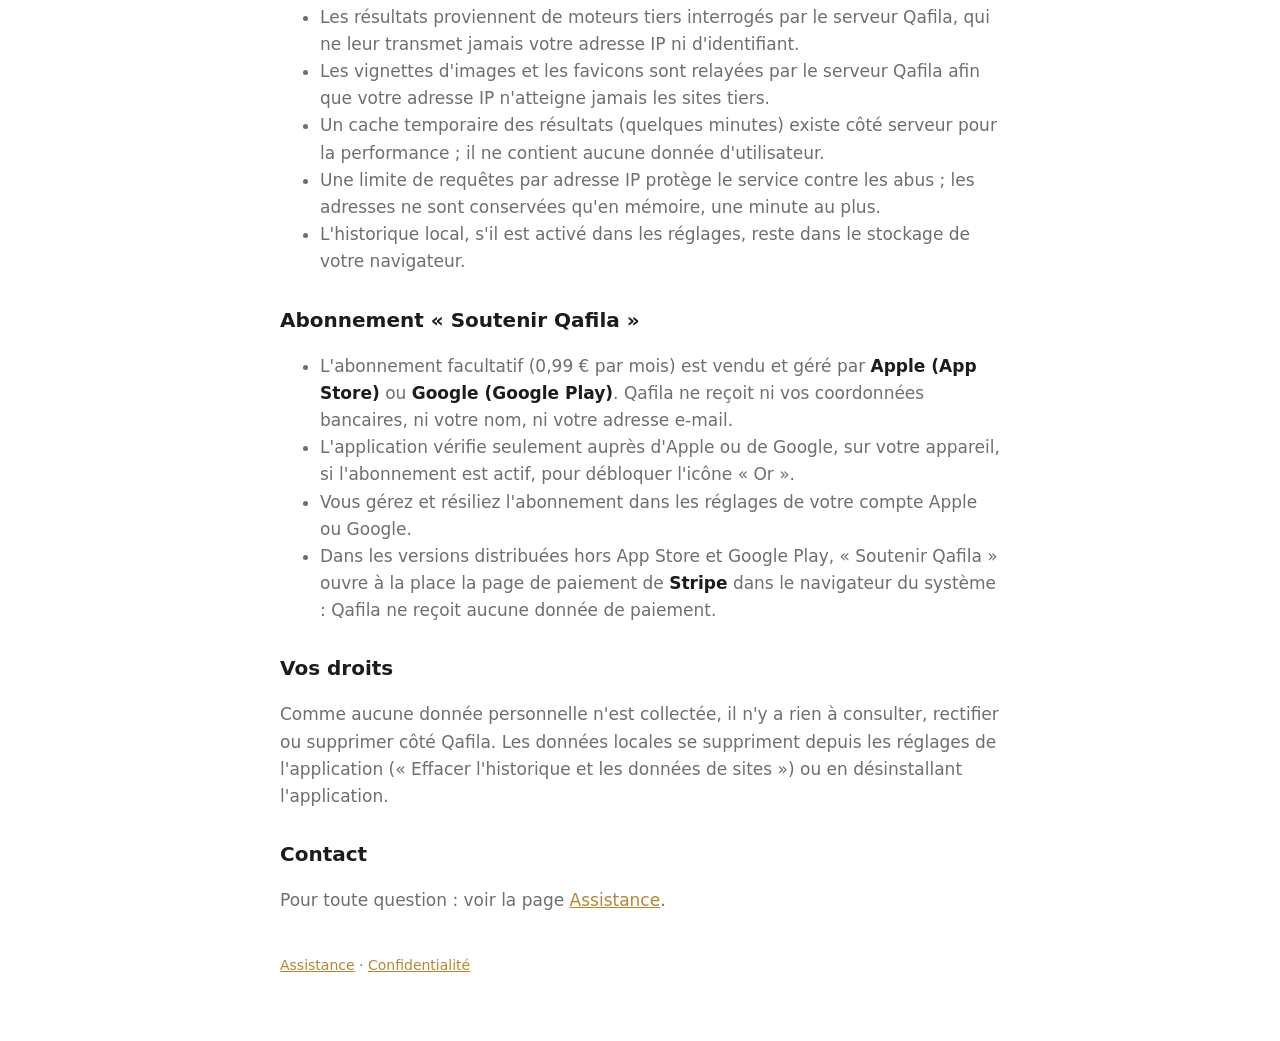
<file: Qafila/confidentialite.html>
<!doctype html>
<html lang="fr"><head><meta charset="utf-8"><meta name="viewport" content="width=device-width, initial-scale=1">
<title>Qafila — Politique de confidentialité</title><meta name="referrer" content="no-referrer"><link rel="icon" href="icon.png"><style>
:root{color-scheme:light dark;--bg:#fff;--fg:#1c1c1e;--muted:#6e6e73;--card:#f2f2f7;--accent:#b8862e}
@media(prefers-color-scheme:dark){:root{--bg:#000;--fg:#f2f2f7;--muted:#98989d;--card:#1c1c1e}}
body{margin:0;background:var(--bg);color:var(--fg);font:17px/1.6 -apple-system,system-ui,"Segoe UI",Roboto,sans-serif}
main{max-width:720px;margin:0 auto;padding:40px 16px 64px}
.brand{display:flex;align-items:center;gap:12px;text-decoration:none;color:inherit}
.brand img{width:52px;height:52px;border-radius:12px}
.brand b{font:500 30px "New York",Georgia,serif}
h1{font:600 30px "New York",Georgia,serif;margin:28px 0 6px}h2{font-size:20px;margin:28px 0 8px}
p,li{color:var(--muted)}strong{color:var(--fg)}a{color:var(--accent)}
.card{background:var(--card);border-radius:16px;padding:16px 20px;margin:12px 0}
.date{font-size:14px}footer{margin-top:40px;font-size:14px;color:var(--muted)}
</style></head><body><main>
<a class="brand" href="./"><img src="icon.png" alt=""><b>Qafila</b></a>
<h1>Politique de confidentialité</h1>
    <p class="date">Dernière mise à jour : 18 novembre 2026 · S'applique au moteur de recherche Qafila, aux applications Qafila Browser (iOS et Android) et à l'application Qafila pour ordinateur (Windows, Mac, Linux).</p>

    <h2>En une phrase</h2>
    <p>Qafila ne collecte, ne conserve et ne partage <strong>aucune donnée personnelle</strong>. Il n'y a ni compte, ni identifiant publicitaire, ni outil d'analyse d'audience.</p>

    <h2>Applications Qafila Browser (iOS et Android)</h2>
    <ul>
      <li>Les onglets, favoris, historique et réglages sont stockés <strong>uniquement sur votre appareil</strong>. Ils ne sont transmis à aucun serveur.</li>
      <li>Les onglets privés ne sont jamais enregistrés dans l'historique et ne survivent pas à la fermeture de l'application.</li>
      <li>L'application ne contacte que les sites que vous visitez et le moteur de recherche que vous avez choisi dans les réglages.</li>
      <li>Les suggestions de saisie sont demandées au moteur de recherche choisi ; vous pouvez les désactiver dans les réglages.</li>
      <li>Le bloqueur de publicités et de traqueurs fonctionne localement, à partir d'une liste de domaines embarquée dans l'application.</li>
      <li>L'application ne demande aucune autorisation sensible (pas de localisation, de contacts, de micro ni d'appareil photo).</li>
      <li>Aucun service tiers (analyse, publicité, rapport de plantage) n'est intégré.</li>
    </ul>

    <h2>Application Qafila pour ordinateur (Windows, Mac, Linux)</h2>
    <ul>
      <li>Onglets, favoris, historique, réglages et mots de passe sont stockés <strong>uniquement sur votre ordinateur</strong>. Ils ne sont transmis à aucun serveur.</li>
      <li>Les onglets privés ne sont jamais enregistrés et sont effacés à leur fermeture.</li>
      <li>L'application ne contacte aucun serveur de Qafila : elle ne joint que les sites que vous visitez et le moteur de recherche choisi.</li>
      <li>Les importations (favoris, mots de passe) lisent les fichiers directement sur votre ordinateur ; les exportations sont enregistrées dans votre dossier Téléchargements.</li>
      <li>Aucun service tiers (analyse, publicité, rapport de plantage) n'est intégré.</li>
    </ul>

    <h2>Mots de passe</h2>
    <ul>
      <li>Les mots de passe sont rangés dans un <strong>coffre chiffré</strong> (AES-256-GCM). La clé est dérivée de votre <strong>mot de passe principal</strong> avec Argon2id, une méthode conçue pour résister aux attaques par force brute.</li>
      <li>Le mot de passe principal n'est <strong>jamais enregistré</strong> ni envoyé : ni Qafila ni personne d'autre ne peut ouvrir votre coffre. En contrepartie, s'il est oublié, il ne peut pas être récupéré.</li>
      <li>L'option « Se souvenir sur cet ordinateur » confie la clé à la protection du système (Windows, macOS ou Linux), liée à votre session.</li>
      <li>Le coffre se verrouille automatiquement après 5 minutes d'inactivité, et un mot de passe copié est effacé du presse-papiers au bout de 60 secondes.</li>
      <li>L'exportation des mots de passe exige le mot de passe principal.</li>
    </ul>

    <h2>Moteur de recherche Qafila (site web)</h2>
    <ul>
      <li>Les requêtes de recherche ne sont <strong>pas journalisées</strong> et ne sont associées à aucune adresse IP.</li>
      <li>Les résultats proviennent de moteurs tiers interrogés par le serveur Qafila, qui ne leur transmet jamais votre adresse IP ni d'identifiant.</li>
      <li>Les vignettes d'images et les favicons sont relayées par le serveur Qafila afin que votre adresse IP n'atteigne jamais les sites tiers.</li>
      <li>Un cache temporaire des résultats (quelques minutes) existe côté serveur pour la performance ; il ne contient aucune donnée d'utilisateur.</li>
      <li>Une limite de requêtes par adresse IP protège le service contre les abus ; les adresses ne sont conservées qu'en mémoire, une minute au plus.</li>
      <li>L'historique local, s'il est activé dans les réglages, reste dans le stockage de votre navigateur.</li>
    </ul>

    <h2>Abonnement « Soutenir Qafila »</h2>
    <ul>
      <li>L'abonnement facultatif (0,99 € par mois) est vendu et géré par <strong>Apple (App Store)</strong> ou <strong>Google (Google Play)</strong>. Qafila ne reçoit ni vos coordonnées bancaires, ni votre nom, ni votre adresse e-mail.</li>
      <li>L'application vérifie seulement auprès d'Apple ou de Google, sur votre appareil, si l'abonnement est actif, pour débloquer l'icône « Or ».</li>
      <li>Vous gérez et résiliez l'abonnement dans les réglages de votre compte Apple ou Google.</li>
      <li>Dans les versions distribuées hors App Store et Google Play, « Soutenir Qafila » ouvre à la place la page de paiement de <strong>Stripe</strong> dans le navigateur du système : Qafila ne reçoit aucune donnée de paiement.</li>
    </ul>
    <h2>Vos droits</h2>
    <p>Comme aucune donnée personnelle n'est collectée, il n'y a rien à consulter, rectifier ou supprimer côté Qafila. Les données locales se suppriment depuis les réglages de l'application (« Effacer l'historique et les données de sites ») ou en désinstallant l'application.</p>

    <h2>Contact</h2>
    <p>Pour toute question : voir la page <a href="./">Assistance</a>.</p>
  <footer><a href="./">Assistance</a> · <a href="confidentialite.html">Confidentialité</a></footer></main></body></html>
</file>
<file: Hamama/style.css>
:root{--bg:#262624;--card:#2e2e2b;--line:#3a3a37;--tx:#f2f1ec;--mut:#b5b3ab;--acc:#c8703f}
*{box-sizing:border-box}
html{background:var(--bg);color:var(--tx);font:16px/1.6 Inter,"Segoe UI",system-ui,-apple-system,sans-serif}
body{margin:0}
.wrap{max-width:760px;margin:0 auto;padding:48px 22px 64px}
header{display:flex;align-items:center;gap:16px;margin-bottom:28px}
header img{width:72px;height:72px;border-radius:18px}
h1{font-size:30px;margin:0;line-height:1.2}
.sub{color:var(--mut);margin:2px 0 0}
h2{font-size:20px;margin:36px 0 10px}
h3{font-size:16px;margin:18px 0 4px}
p,li{color:var(--mut)}
strong{color:var(--tx)}
a{color:var(--acc)}
.card{background:var(--card);border:1px solid var(--line);border-radius:16px;padding:18px 20px;margin:12px 0}
.btn{display:inline-block;background:var(--acc);color:#fff;text-decoration:none;font-weight:600;padding:10px 20px;border-radius:999px}
nav{display:flex;gap:18px;flex-wrap:wrap;margin:6px 0 0}
nav a{color:var(--mut);text-decoration:none;font-size:14px}
nav a:hover{color:var(--tx)}
footer{margin-top:48px;padding-top:18px;border-top:1px solid var(--line);color:var(--mut);font-size:14px}
ul{padding-left:20px}
</file>
<file: Leonida/style.css>
:root{--bg:#262624;--card:#2e2e2b;--line:#3a3a37;--tx:#f2f1ec;--mut:#b5b3ab;--acc:#c8703f}
*{box-sizing:border-box}
html{background:var(--bg);color:var(--tx);font:16px/1.6 Inter,"Segoe UI",system-ui,-apple-system,sans-serif}
body{margin:0}
.wrap{max-width:760px;margin:0 auto;padding:48px 22px 64px}
header{display:flex;align-items:center;gap:16px;margin-bottom:28px}
header img{width:72px;height:72px;border-radius:18px}
h1{font-size:30px;margin:0;line-height:1.2}
.sub{color:var(--mut);margin:2px 0 0}
h2{font-size:20px;margin:36px 0 10px}
h3{font-size:16px;margin:18px 0 4px}
p,li{color:var(--mut)}
strong{color:var(--tx)}
a{color:var(--acc)}
.card{background:var(--card);border:1px solid var(--line);border-radius:16px;padding:18px 20px;margin:12px 0}
.btn{display:inline-block;background:var(--acc);color:#fff;text-decoration:none;font-weight:600;padding:10px 20px;border-radius:999px}
nav{display:flex;gap:18px;flex-wrap:wrap;margin:6px 0 0}
nav a{color:var(--mut);text-decoration:none;font-size:14px}
nav a:hover{color:var(--tx)}
footer{margin-top:48px;padding-top:18px;border-top:1px solid var(--line);color:var(--mut);font-size:14px}
ul{padding-left:20px}
</file>
